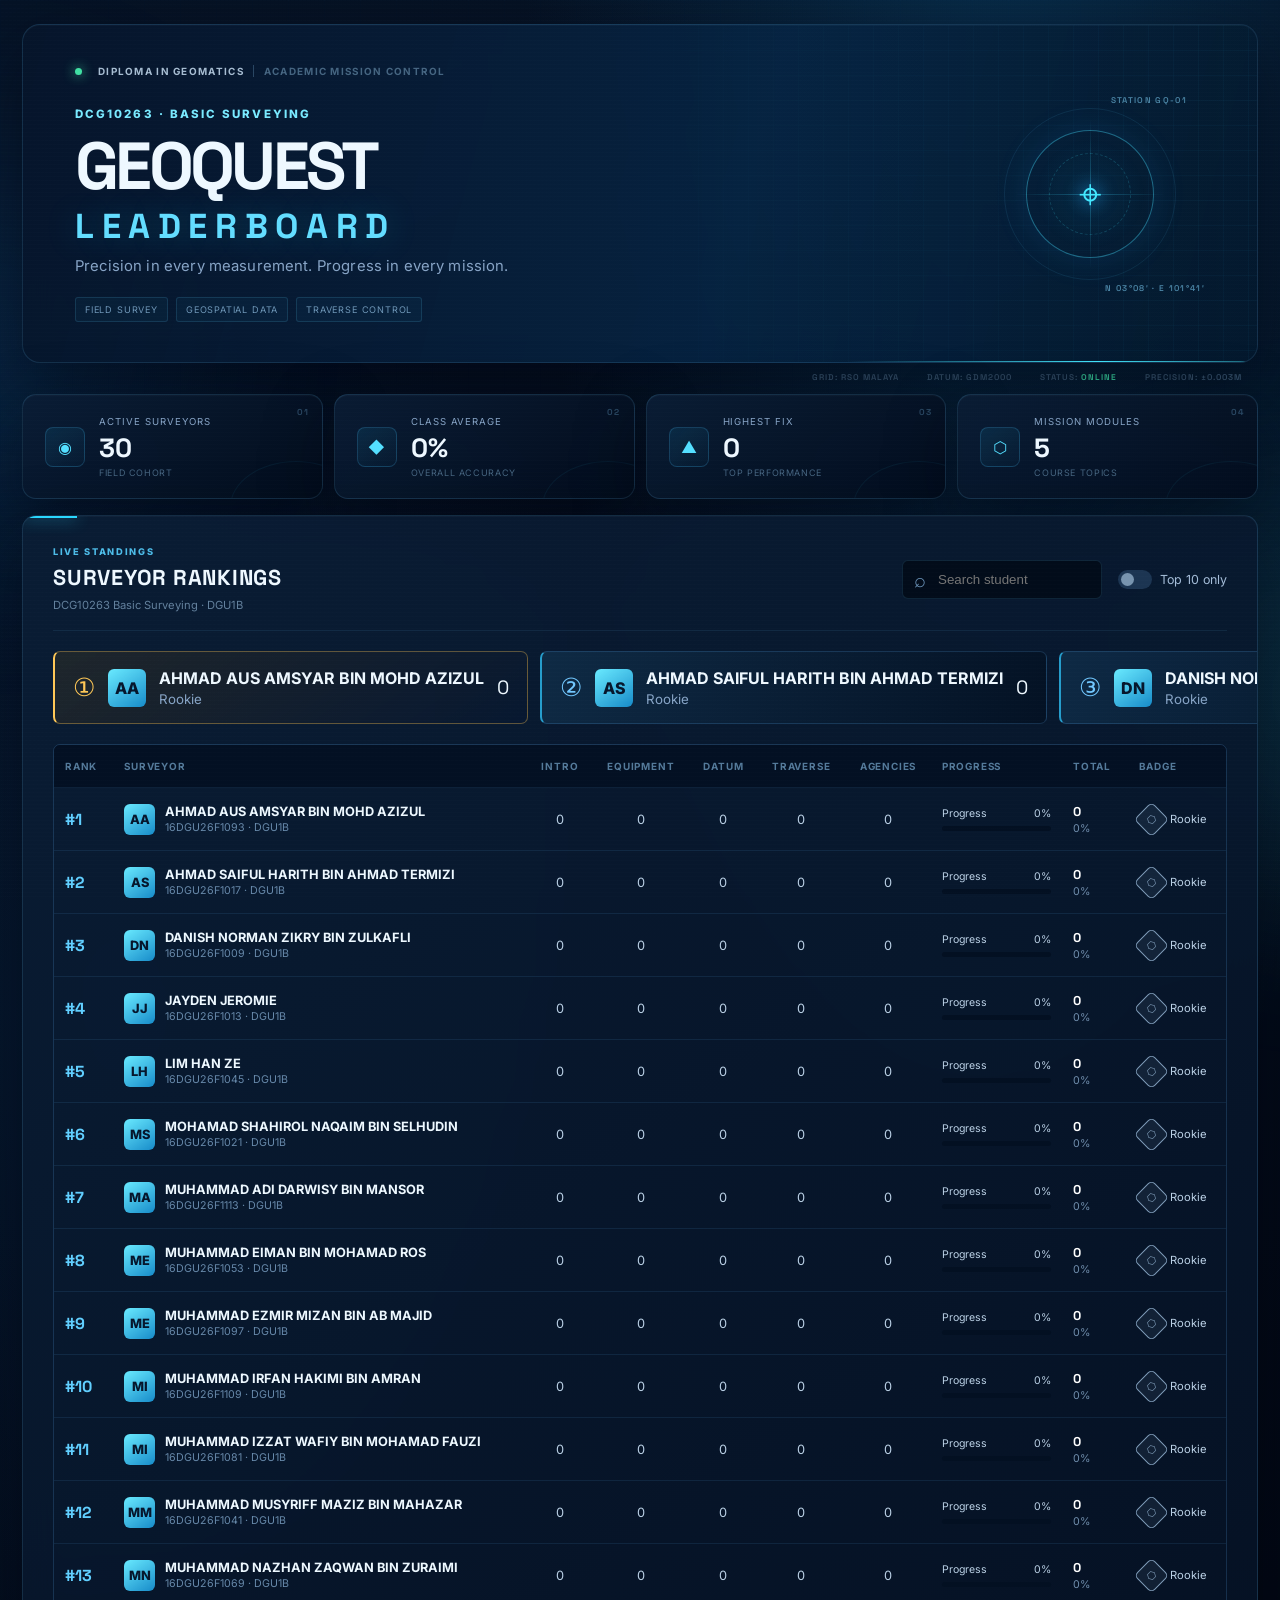
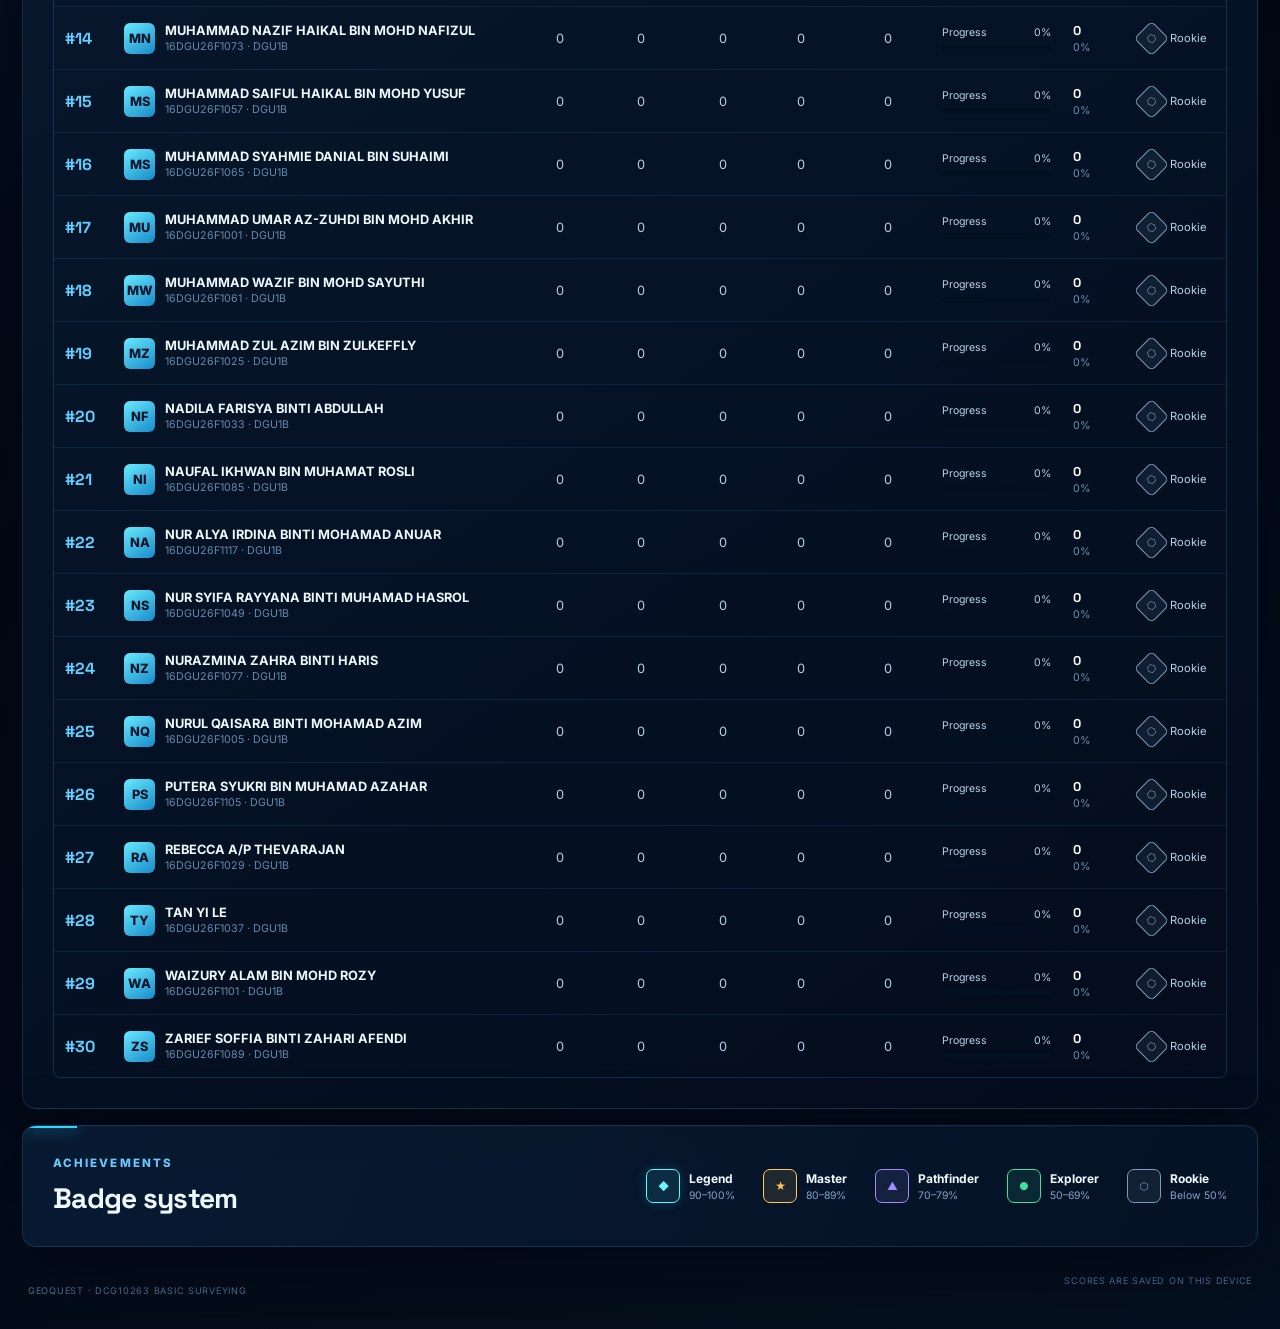
<file: index.html>
<!DOCTYPE html>
<html lang="en">
<head>
  <meta charset="UTF-8">
  <meta name="viewport" content="width=device-width, initial-scale=1.0">
  <meta name="theme-color" content="#07152f">
  <title>GeoQuest Leaderboard | DCG10263 Basic Surveying</title>
  <meta name="description" content="A gamified leaderboard for DCG10263 Basic Surveying.">
  <link rel="stylesheet" href="style.css">
</head>
<body data-page="student">
  <div class="ambient ambient-one"></div>
  <div class="ambient ambient-two"></div>

  <main class="app-shell">
    <header class="hero panel">
      <div class="hero-content">
        <div class="course-flag"><span class="signal"></span><span>Diploma in Geomatics</span><i>Academic Mission Control</i></div>
        <p class="eyebrow">DCG10263 · BASIC SURVEYING</p>
        <h1>GeoQuest <span>Leaderboard</span></h1>
        <p class="hero-copy">Precision in every measurement. Progress in every mission.</p>
        <div class="hero-tags" aria-label="Course topics"><span>Field Survey</span><span>Geospatial Data</span><span>Traverse Control</span></div>
      </div>
      <div class="hero-mark" aria-hidden="true">
        <div class="instrument-label">STATION GQ-01</div>
        <div class="orbit"><div class="crosshair"></div><div class="pin">⌖</div></div>
        <div class="coordinates">N 03°08′ · E 101°41′</div>
      </div>
    </header>

    <div class="telemetry" aria-hidden="true"><span>GRID: RSO MALAYA</span><span>DATUM: GDM2000</span><span>STATUS: <b>ONLINE</b></span><span>PRECISION: ±0.003M</span></div>

    <section class="stats-grid" aria-label="Class summary">
      <article class="stat-card panel"><span class="stat-index">01</span><span class="stat-icon">◉</span><div><p>Active Surveyors</p><strong id="studentCount">0</strong><small>field cohort</small></div></article>
      <article class="stat-card panel"><span class="stat-index">02</span><span class="stat-icon">◆</span><div><p>Class Average</p><strong id="classAverage">0%</strong><small>overall accuracy</small></div></article>
      <article class="stat-card panel"><span class="stat-index">03</span><span class="stat-icon">▲</span><div><p>Highest Fix</p><strong id="topScore">0</strong><small>top performance</small></div></article>
      <article class="stat-card panel"><span class="stat-index">04</span><span class="stat-icon">⬡</span><div><p>Mission Modules</p><strong>5</strong><small>course topics</small></div></article>
    </section>

    <section class="leaderboard-section panel">
      <div class="section-heading board-tools">
        <div><p class="eyebrow">LIVE STANDINGS</p><h2>Surveyor rankings</h2><p class="section-note">DCG10263 Basic Surveying · DGU1B</p></div>
        <div class="controls">
          <label class="search"><span aria-hidden="true">⌕</span><input id="searchInput" type="search" placeholder="Search student" aria-label="Search student"></label>
          <label class="switch"><input id="topTenToggle" type="checkbox"><span></span> Top 10 only</label>
        </div>
      </div>

      <div id="podium" class="podium" aria-label="Top three students"></div>

      <div class="table-wrap">
        <table>
          <thead><tr><th>Rank</th><th>Surveyor</th><th title="Introduction to Surveying">Intro</th><th title="Survey Equipment">Equipment</th><th title="Datum and Coordinates">Datum</th><th title="Traverse">Traverse</th><th title="Land and Survey Agencies">Agencies</th><th>Progress</th><th>Total</th><th>Badge</th></tr></thead>
          <tbody id="leaderboardBody"></tbody>
        </table>
        <p id="emptyState" class="empty-state" hidden>No surveyors match your search.</p>
      </div>
    </section>

    <section class="badge-guide panel">
      <div><p class="eyebrow">ACHIEVEMENTS</p><h2>Badge system</h2></div>
      <div class="badge-list">
        <div><span class="badge badge-legend">◆</span><p><strong>Legend</strong><small>90–100%</small></p></div>
        <div><span class="badge badge-master">★</span><p><strong>Master</strong><small>80–89%</small></p></div>
        <div><span class="badge badge-pathfinder">▲</span><p><strong>Pathfinder</strong><small>70–79%</small></p></div>
        <div><span class="badge badge-explorer">●</span><p><strong>Explorer</strong><small>50–69%</small></p></div>
        <div><span class="badge badge-rookie">⬡</span><p><strong>Rookie</strong><small>Below 50%</small></p></div>
      </div>
    </section>

    <footer><p>GeoQuest · DCG10263 Basic Surveying</p><span>Scores are saved on this device</span></footer>
  </main>

  <div id="toast" class="toast" role="status" aria-live="polite"></div>
  <script src="script.js"></script>
</body>
</html>
</file>
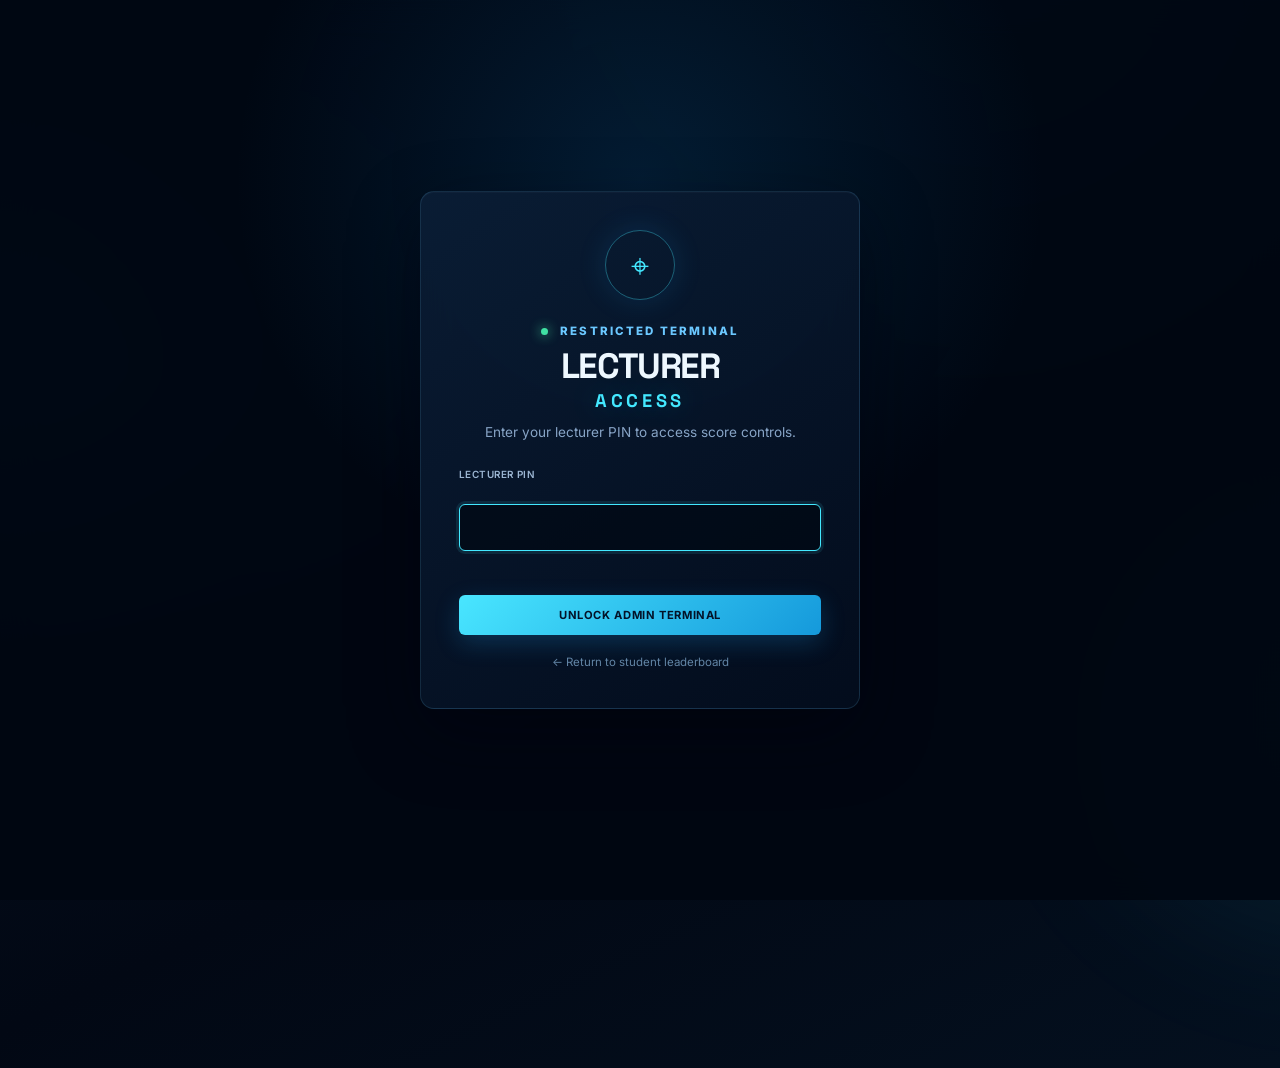
<file: admin.html>
<!DOCTYPE html>
<html lang="en">
<head>
  <meta charset="UTF-8">
  <meta name="viewport" content="width=device-width, initial-scale=1.0">
  <meta name="theme-color" content="#07152f">
  <title>GeoQuest Lecturer Admin | DCG10263</title>
  <meta name="description" content="Lecturer score administration for GeoQuest DCG10263 Basic Surveying.">
  <link rel="stylesheet" href="style.css">
</head>
<body data-page="admin" class="admin-page locked">
  <div class="ambient ambient-one"></div>
  <div class="ambient ambient-two"></div>

  <div id="pinGate" class="pin-gate">
    <form id="pinForm" class="pin-card panel" autocomplete="off">
      <div class="login-emblem" aria-hidden="true">⌖</div>
      <p class="eyebrow"><span class="signal"></span> RESTRICTED TERMINAL</p>
      <h1>Lecturer <span>Access</span></h1>
      <p class="login-copy">Enter your lecturer PIN to access score controls.</p>
      <label class="field"><span>Lecturer PIN</span><input id="pinInput" type="password" inputmode="numeric" pattern="[0-9]*" maxlength="10" required autofocus aria-describedby="pinError"></label>
      <p id="pinError" class="pin-error" role="alert"></p>
      <button class="primary-btn login-btn" type="submit">Unlock admin terminal</button>
      <a class="back-link" href="index.html">← Return to student leaderboard</a>
    </form>
  </div>

  <main id="adminApp" class="app-shell admin-app" aria-hidden="true">
    <header class="hero panel admin-hero">
      <div class="hero-content">
        <div class="course-flag"><span class="signal"></span><span>Diploma in Geomatics</span><i>Lecturer Administration</i></div>
        <p class="eyebrow">DCG10263 · BASIC SURVEYING</p>
        <h1>GeoQuest <span>Score Control</span></h1>
        <p class="hero-copy">Manage DGU1B assessment scores from one secure terminal.</p>
      </div>
      <div class="admin-header-actions"><span class="access-status"><i></i> AUTHENTICATED</span><button id="logoutButton" class="ghost-btn" type="button">Logout</button></div>
    </header>

    <div class="telemetry" aria-hidden="true"><span>ACCESS: LECTURER</span><span>CLASS: DGU1B</span><span>STATUS: <b>ONLINE</b></span><span>MODULES: 05</span></div>

    <section class="stats-grid" aria-label="Class summary">
      <article class="stat-card panel"><span class="stat-index">01</span><span class="stat-icon">◉</span><div><p>Active Students</p><strong id="studentCount">0</strong><small>DGU1B roster</small></div></article>
      <article class="stat-card panel"><span class="stat-index">02</span><span class="stat-icon">◆</span><div><p>Class Average</p><strong id="classAverage">0%</strong><small>overall accuracy</small></div></article>
      <article class="stat-card panel"><span class="stat-index">03</span><span class="stat-icon">▲</span><div><p>Highest Score</p><strong id="topScore">0</strong><small>top performance</small></div></article>
      <article class="stat-card panel"><span class="stat-index">04</span><span class="stat-icon">⬡</span><div><p>Mission Modules</p><strong>5</strong><small>course topics</small></div></article>
    </section>

    <section class="panel score-entry">
      <div class="section-heading">
        <div><p class="eyebrow">SCORE TERMINAL</p><h2>Update student score</h2></div>
        <a class="ghost-btn button-link" href="index.html">View leaderboard</a>
      </div>
      <form id="scoreForm">
        <div class="form-grid">
          <label class="field student-field"><span>Student name</span><select id="studentName" required><option value="">Select a student</option></select></label>
          <label class="field"><span>Introduction to Surveying</span><input class="score-input" id="topic1" type="number" min="0" max="20" value="0" required><small>/ 20</small></label>
          <label class="field"><span>Survey Equipment</span><input class="score-input" id="topic2" type="number" min="0" max="20" value="0" required><small>/ 20</small></label>
          <label class="field"><span>Datum and Coordinates</span><input class="score-input" id="topic3" type="number" min="0" max="20" value="0" required><small>/ 20</small></label>
          <label class="field"><span>Traverse</span><input class="score-input" id="topic4" type="number" min="0" max="20" value="0" required><small>/ 20</small></label>
          <label class="field"><span>Land and Survey Agencies</span><input class="score-input" id="topic5" type="number" min="0" max="20" value="0" required><small>/ 20</small></label>
        </div>
        <div class="form-footer admin-form-footer">
          <div class="live-total"><span>Projected total</span><strong><span id="previewTotal">0</span> / 100</strong><div class="mini-track"><i id="previewBar"></i></div></div>
          <div class="admin-buttons"><button class="danger-btn" id="resetSelected" type="button">Reset selected student</button><button class="danger-btn danger-all" id="resetAll" type="button">Reset all scores</button><button class="primary-btn" id="submitButton" type="submit">Update score</button></div>
        </div>
      </form>
    </section>

    <section class="leaderboard-section panel admin-roster">
      <div class="section-heading board-tools"><div><p class="eyebrow">LIVE DATA</p><h2>Current class standings</h2></div><label class="search"><span aria-hidden="true">⌕</span><input id="searchInput" type="search" placeholder="Search student" aria-label="Search student"></label></div>
      <div class="table-wrap"><table><thead><tr><th>Rank</th><th>Student</th><th>Intro</th><th>Equipment</th><th>Datum</th><th>Traverse</th><th>Agencies</th><th>Progress</th><th>Total</th><th>Badge</th></tr></thead><tbody id="leaderboardBody"></tbody></table><p id="emptyState" class="empty-state" hidden>No students match your search.</p></div>
    </section>

    <footer><p>GeoQuest · Lecturer Administration</p><span>Scores are saved on this device</span></footer>
  </main>
  <div id="toast" class="toast" role="status" aria-live="polite"></div>
  <script src="script.js"></script>
</body>
</html>
</file>
<file: style.css>
@import url('https://fonts.googleapis.com/css2?family=Inter:wght@400;500;600;700;800&family=Space+Grotesk:wght@600;700&display=swap');

:root{--bg:#041025;--panel:rgba(9,29,61,.78);--line:rgba(100,181,255,.18);--text:#eef8ff;--muted:#87a4c6;--blue:#21a6ff;--cyan:#43e8ff;--navy:#071a38;--green:#40e0a3;--gold:#ffc857;--danger:#ff6884;--shadow:0 18px 50px rgba(0,4,18,.36)}
*{box-sizing:border-box}
html{scroll-behavior:smooth}
body{margin:0;min-height:100vh;color:var(--text);font-family:Inter,system-ui,sans-serif;background:radial-gradient(circle at 50% -10%,#123d75 0,#07162f 36%,#030b1b 100%);overflow-x:hidden}
body:before{content:"";position:fixed;inset:0;pointer-events:none;opacity:.25;background-image:linear-gradient(rgba(65,162,255,.04) 1px,transparent 1px),linear-gradient(90deg,rgba(65,162,255,.04) 1px,transparent 1px);background-size:36px 36px;mask-image:linear-gradient(to bottom,black,transparent 80%)}
.ambient{position:fixed;width:400px;height:400px;border-radius:50%;filter:blur(100px);opacity:.12;pointer-events:none}.ambient-one{background:#1c9cff;top:15%;left:-220px}.ambient-two{background:#38e2ff;right:-250px;top:55%}
.app-shell{width:min(1400px,calc(100% - 32px));margin:auto;padding:32px 0 24px;position:relative}
.panel{background:linear-gradient(145deg,rgba(12,38,77,.92),rgba(5,20,45,.88));border:1px solid var(--line);box-shadow:var(--shadow);backdrop-filter:blur(16px);border-radius:20px}
.hero{padding:35px 42px;display:flex;align-items:center;justify-content:space-between;overflow:hidden;position:relative}.hero:after{content:"";position:absolute;width:500px;height:1px;background:linear-gradient(90deg,transparent,var(--cyan),transparent);right:-90px;bottom:0}
.eyebrow{font-size:.72rem;font-weight:800;letter-spacing:.18em;color:#6bc8ff;margin:0 0 10px;text-transform:uppercase}.signal{display:inline-block;width:7px;height:7px;border-radius:50%;background:var(--green);box-shadow:0 0 12px var(--green);margin-right:7px}
h1,h2{font-family:"Space Grotesk",Inter,sans-serif;margin:0}h1{font-size:clamp(2.1rem,5vw,4rem);line-height:1;letter-spacing:-.045em}h1 span{color:var(--cyan);text-shadow:0 0 30px rgba(67,232,255,.3)}h2{font-size:clamp(1.3rem,2.2vw,1.8rem);letter-spacing:-.025em}.hero-copy{color:var(--muted);margin:14px 0 0;font-size:1rem}
.hero-mark{width:140px;height:110px;display:grid;place-items:center}.orbit{width:88px;height:88px;border:1px solid rgba(67,232,255,.35);border-radius:50%;display:grid;place-items:center;position:relative;box-shadow:0 0 35px rgba(33,166,255,.12)}.orbit:before,.orbit:after{content:"";position:absolute;border-radius:50%;border:1px dashed rgba(67,232,255,.18)}.orbit:before{inset:-16px}.orbit:after{inset:13px}.pin{font-size:2.3rem;color:var(--cyan);filter:drop-shadow(0 0 9px var(--blue))}
.stats-grid{display:grid;grid-template-columns:repeat(4,1fr);gap:14px;margin:16px 0}.stat-card{display:flex;align-items:center;gap:14px;padding:20px 22px}.stat-card p{margin:0 0 4px;color:var(--muted);font-size:.8rem}.stat-card strong{font-family:"Space Grotesk";font-size:1.55rem}.stat-icon{width:40px;height:40px;display:grid;place-items:center;border-radius:12px;background:rgba(33,166,255,.12);border:1px solid rgba(74,193,255,.2);color:var(--cyan)}
.score-entry,.leaderboard-section,.badge-guide{padding:26px;margin-top:16px}.section-heading{display:flex;justify-content:space-between;align-items:center;gap:20px;margin-bottom:22px}.form-grid{display:grid;grid-template-columns:1.5fr repeat(5,1fr);gap:12px}.field{position:relative;display:flex;flex-direction:column;gap:8px}.field span{min-height:28px;color:#9bb5d2;font-size:.71rem;line-height:1.25;font-weight:600}.field input,.search input{width:100%;border:1px solid rgba(101,181,255,.2);background:rgba(2,13,32,.65);color:white;border-radius:10px;outline:none;transition:.2s}.field input{height:44px;padding:0 40px 0 13px;font-weight:700}.student-field input{padding-right:13px}.field input:focus,.search input:focus{border-color:var(--cyan);box-shadow:0 0 0 3px rgba(67,232,255,.1)}.field small{position:absolute;right:11px;bottom:15px;color:#5d7e9f;font-size:.66rem}.form-footer{margin-top:20px;padding-top:18px;border-top:1px solid var(--line);display:flex;align-items:center;justify-content:space-between}.live-total{min-width:230px;display:grid;grid-template-columns:1fr auto;gap:7px 15px}.live-total>span{font-size:.75rem;color:var(--muted)}.live-total strong{font-family:"Space Grotesk"}.mini-track,.progress-track{overflow:hidden;background:#071225;border-radius:99px}.mini-track{height:5px;grid-column:1/-1}.mini-track i,.progress-track i{display:block;height:100%;width:0;background:linear-gradient(90deg,var(--blue),var(--cyan));border-radius:inherit;transition:width .35s ease;box-shadow:0 0 10px var(--blue)}
button{font:inherit}.primary-btn,.ghost-btn{border-radius:10px;padding:11px 16px;cursor:pointer;font-weight:700;transition:.2s}.primary-btn{color:#031328;background:linear-gradient(135deg,var(--cyan),#259bff);border:0;box-shadow:0 8px 25px rgba(33,166,255,.22)}.primary-btn:hover{transform:translateY(-2px);box-shadow:0 12px 30px rgba(33,166,255,.33)}.ghost-btn{background:rgba(33,166,255,.07);border:1px solid var(--line);color:#9fd6ff}.ghost-btn:hover{background:rgba(33,166,255,.14)}
.board-tools{margin-bottom:10px}.controls{display:flex;align-items:center;gap:16px}.search{position:relative}.search span{position:absolute;left:12px;top:8px;color:#6c95bb;font-size:1.25rem}.search input{height:39px;width:200px;padding:0 12px 0 35px}.switch{display:flex;align-items:center;gap:8px;color:#a4bdd8;font-size:.78rem;cursor:pointer}.switch input{position:absolute;opacity:0}.switch span{width:34px;height:19px;border-radius:99px;background:#1c3552;position:relative;transition:.2s}.switch span:after{content:"";position:absolute;width:13px;height:13px;left:3px;top:3px;border-radius:50%;background:#7894af;transition:.2s}.switch input:checked+span{background:#148dc8}.switch input:checked+span:after{transform:translateX(15px);background:white}
.podium{display:grid;grid-template-columns:repeat(3,1fr);gap:12px;margin:20px 0}.podium-card{padding:16px 18px;border:1px solid var(--line);border-radius:14px;background:linear-gradient(145deg,rgba(17,49,90,.58),rgba(7,24,50,.7));display:flex;align-items:center;gap:13px}.podium-card:first-child{border-color:rgba(255,200,87,.34);background:linear-gradient(145deg,rgba(104,76,18,.23),rgba(7,24,50,.7))}.podium-rank{font-family:"Space Grotesk";font-size:1.55rem;color:#72c8ff}.podium-card:first-child .podium-rank{color:var(--gold)}.avatar{width:38px;height:38px;flex:none;border-radius:12px;display:grid;place-items:center;font-weight:800;color:#06162c;background:linear-gradient(135deg,#51e7ff,#2c8cff)}.podium-info{min-width:0}.podium-info strong,.podium-info small{display:block;white-space:nowrap;overflow:hidden;text-overflow:ellipsis}.podium-info small{color:var(--muted);margin-top:3px}.podium-score{margin-left:auto;font-family:"Space Grotesk";font-size:1.2rem}
.table-wrap{overflow-x:auto;border:1px solid var(--line);border-radius:14px}table{width:100%;border-collapse:collapse;min-width:1080px}th{text-align:left;padding:13px 11px;background:rgba(3,16,38,.8);color:#7494b7;text-transform:uppercase;letter-spacing:.08em;font-size:.62rem}td{padding:13px 11px;border-top:1px solid rgba(100,181,255,.1);font-size:.8rem;color:#bad0e5}tbody tr{transition:.2s}tbody tr:hover{background:rgba(44,150,255,.055)}td:nth-child(n+3):nth-child(-n+7),th:nth-child(n+3):nth-child(-n+7){text-align:center}.rank{font-family:"Space Grotesk";font-weight:700;color:#61cfff;font-size:1rem}.student-cell{display:flex;align-items:center;gap:10px;min-width:150px}.student-cell strong{display:block;color:#edf8ff}.student-cell small{color:#6789aa}.table-avatar{width:31px;height:31px;border-radius:9px}.progress-cell{min-width:120px}.progress-label{display:flex;justify-content:space-between;margin-bottom:6px;font-size:.66rem}.progress-track{height:5px}.total-cell strong{display:block;color:white;font-family:"Space Grotesk"}.total-cell small{color:#718fae}.badge{display:inline-grid;place-items:center;width:25px;height:25px;border-radius:50%;font-size:.67rem;border:1px solid currentColor}.badge-name{margin-left:6px;font-size:.7rem}.badge-legend{color:#67f5ff;background:rgba(67,232,255,.1);box-shadow:0 0 12px rgba(67,232,255,.18)}.badge-master{color:#ffc857;background:rgba(255,200,87,.1)}.badge-pathfinder{color:#a38cff;background:rgba(163,140,255,.1)}.badge-explorer{color:#40e0a3;background:rgba(64,224,163,.1)}.badge-rookie{color:#7e9bb8;background:rgba(126,155,184,.1)}.action-btn{border:0;background:transparent;color:#6585a4;cursor:pointer;padding:5px}.action-btn:hover{color:var(--cyan)}.delete-btn:hover{color:var(--danger)}.empty-state{text-align:center;color:var(--muted);padding:35px}.sr-only{position:absolute;width:1px;height:1px;padding:0;margin:-1px;overflow:hidden;clip:rect(0,0,0,0);white-space:nowrap;border:0}
.badge-guide{display:flex;align-items:center;justify-content:space-between;gap:30px}.badge-list{display:flex;gap:28px;flex-wrap:wrap}.badge-list>div{display:flex;align-items:center;gap:9px}.badge-list .badge{width:34px;height:34px}.badge-list p{margin:0}.badge-list strong,.badge-list small{display:block}.badge-list strong{font-size:.75rem}.badge-list small{color:var(--muted);font-size:.65rem;margin-top:3px}footer{display:flex;justify-content:space-between;padding:22px 6px 0;color:#577696;font-size:.72rem}.toast{position:fixed;right:24px;bottom:24px;transform:translateY(30px);opacity:0;background:#0b294e;border:1px solid #23679c;color:#dff7ff;border-radius:11px;padding:12px 17px;box-shadow:var(--shadow);font-size:.82rem;transition:.3s;z-index:5}.toast.show{transform:translateY(0);opacity:1}
@media(max-width:1050px){.form-grid{grid-template-columns:repeat(3,1fr)}.student-field{grid-column:span 3}.stats-grid{grid-template-columns:repeat(2,1fr)}.badge-guide{align-items:flex-start;flex-direction:column}.podium{grid-template-columns:1fr}}
@media(max-width:680px){.app-shell{width:min(100% - 20px,1400px);padding-top:10px}.hero{padding:27px 22px}.hero-mark{display:none}.stats-grid{gap:9px;margin:10px 0}.stat-card{padding:15px;gap:10px}.stat-card strong{font-size:1.25rem}.stat-icon{width:34px;height:34px}.score-entry,.leaderboard-section,.badge-guide{padding:18px;margin-top:10px;border-radius:15px}.section-heading,.board-tools{align-items:flex-start;flex-direction:column}.ghost-btn{width:100%}.form-grid{grid-template-columns:repeat(2,1fr)}.student-field{grid-column:span 2}.field span{min-height:34px}.form-footer{align-items:stretch;flex-direction:column;gap:18px}.primary-btn{width:100%}.controls{width:100%;justify-content:space-between}.search{flex:1}.search input{width:100%}.podium{display:none}.badge-list{display:grid;grid-template-columns:repeat(2,1fr);gap:17px;width:100%}footer{flex-direction:column;gap:5px}.toast{left:15px;right:15px;text-align:center}}
@media(prefers-reduced-motion:reduce){*{scroll-behavior:auto!important;transition:none!important}}

.field select{width:100%;height:44px;padding:0 38px 0 13px;border:1px solid rgba(101,181,255,.2);background:rgba(2,13,32,.65);color:#dff5ff;border-radius:10px;outline:none;cursor:pointer;font-weight:700;transition:.2s}.field select:focus{border-color:var(--cyan);box-shadow:0 0 0 3px rgba(67,232,255,.1)}.field select option{background:#071a38;color:#eef8ff}

/* Geomatics professional interface refinements */
:root{--electric:#29d7ff;--deep:#020814;--steel:#7892ad}
body{background:radial-gradient(ellipse at 78% -8%,rgba(13,105,161,.33),transparent 34%),radial-gradient(ellipse at 10% 35%,rgba(10,72,129,.2),transparent 32%),linear-gradient(155deg,#061326 0%,#020814 62%,#04101f 100%)}
body:after{content:"";position:fixed;inset:0;pointer-events:none;opacity:.022;background:repeating-linear-gradient(0deg,transparent 0,transparent 3px,#fff 4px);z-index:20}
.app-shell{width:min(1440px,calc(100% - 44px));padding-top:24px}
.panel{background:linear-gradient(145deg,rgba(10,29,53,.94),rgba(3,13,29,.94));border-color:rgba(103,193,240,.16);box-shadow:0 24px 70px rgba(0,3,12,.46),inset 0 1px 0 rgba(255,255,255,.025);border-radius:14px}
.panel:where(.score-entry,.leaderboard-section,.badge-guide){position:relative;overflow:hidden}.panel:where(.score-entry,.leaderboard-section,.badge-guide):before{content:"";position:absolute;left:0;top:0;width:54px;height:2px;background:var(--electric);box-shadow:0 0 15px var(--electric)}
.hero{min-height:270px;padding:40px 52px;border-radius:18px;background:linear-gradient(105deg,rgba(6,21,43,.98) 0%,rgba(7,35,65,.92) 58%,rgba(3,18,38,.98) 100%)}
.hero:before{content:"";position:absolute;inset:0;background:linear-gradient(90deg,transparent 50%,rgba(41,215,255,.035) 50%),linear-gradient(rgba(41,215,255,.035) 1px,transparent 1px),linear-gradient(90deg,rgba(41,215,255,.035) 1px,transparent 1px);background-size:100% 100%,25px 25px,25px 25px;mask-image:linear-gradient(90deg,transparent 46%,black);pointer-events:none}
.hero-content{position:relative;z-index:1}.course-flag{display:flex;align-items:center;gap:9px;margin-bottom:30px;color:#a7bdd2;text-transform:uppercase;letter-spacing:.13em;font-size:.62rem;font-weight:700}.course-flag i{font-style:normal;color:#456581;border-left:1px solid #294663;padding-left:10px}.hero .eyebrow{margin-bottom:12px;color:#79e9ff}.hero h1{max-width:820px;font-size:clamp(2.5rem,5.2vw,4.8rem);text-transform:uppercase;letter-spacing:-.055em}.hero h1 span{display:block;font-size:.52em;letter-spacing:.22em;margin-top:9px;color:#63ddff;text-shadow:0 0 32px rgba(41,215,255,.25)}.hero-copy{font-size:.93rem;letter-spacing:.01em}.hero-tags{display:flex;gap:8px;margin-top:22px}.hero-tags span{padding:6px 9px;border:1px solid rgba(91,190,235,.16);background:rgba(26,113,157,.08);color:#6f97b8;border-radius:3px;font-size:.57rem;letter-spacing:.09em;text-transform:uppercase}
.hero-mark{width:230px;height:200px;flex:none;position:relative}.instrument-label,.coordinates{position:absolute;color:#4b85a5;font:600 .52rem/1.2 "Space Grotesk";letter-spacing:.16em}.instrument-label{top:2px;right:18px}.coordinates{bottom:0;right:0}.orbit{width:128px;height:128px;border-color:rgba(69,221,255,.4);background:radial-gradient(circle,rgba(28,190,234,.08),transparent 62%)}.orbit:before{inset:-23px;border-style:solid;border-color:rgba(70,172,212,.12)}.orbit:after{inset:22px}.orbit .pin{font-size:2.5rem}.crosshair{position:absolute;inset:-12px}.crosshair:before,.crosshair:after{content:"";position:absolute;background:linear-gradient(90deg,transparent,rgba(57,200,236,.33),transparent)}.crosshair:before{left:0;right:0;top:50%;height:1px}.crosshair:after{top:0;bottom:0;left:50%;width:1px;background:linear-gradient(transparent,rgba(57,200,236,.33),transparent)}
.telemetry{display:flex;align-items:center;justify-content:flex-end;gap:28px;padding:10px 16px 0;color:#3f607d;font:600 .52rem/1 "Space Grotesk";letter-spacing:.12em}.telemetry b{color:#3de5ae;font-weight:700}
.stats-grid{gap:11px;margin-top:13px}.stat-card{min-height:105px;position:relative;overflow:hidden;padding:20px 22px}.stat-card:after{content:"";position:absolute;right:-40px;bottom:-55px;width:130px;height:90px;border:1px solid rgba(44,195,240,.07);border-radius:50%}.stat-index{position:absolute;top:11px;right:13px;color:#294762;font:700 .54rem "Space Grotesk";letter-spacing:.13em}.stat-card .stat-icon{border-radius:8px;background:linear-gradient(145deg,rgba(24,152,201,.14),rgba(14,64,99,.08));color:#54dfff}.stat-card p{text-transform:uppercase;letter-spacing:.1em;font-size:.6rem}.stat-card strong{font-size:1.65rem}.stat-card small{display:block;color:#476682;font-size:.56rem;margin-top:2px;text-transform:uppercase;letter-spacing:.07em}
.score-entry,.leaderboard-section,.badge-guide{padding:30px}.section-heading{border-bottom:1px solid rgba(95,172,213,.11);padding-bottom:18px}.section-heading h2{text-transform:uppercase;font-size:1.35rem;letter-spacing:.035em}.section-heading .eyebrow{font-size:.58rem;margin-bottom:7px;color:#4dbce8}.field span{text-transform:uppercase;letter-spacing:.045em;font-size:.62rem}.field input,.search input{border-radius:6px;background:rgba(1,9,20,.72);border-color:rgba(85,168,210,.16)}.field input{height:47px}.primary-btn,.ghost-btn{border-radius:6px;text-transform:uppercase;letter-spacing:.055em;font-size:.7rem}.primary-btn{padding-inline:22px;background:linear-gradient(135deg,#49e6ff,#1599db)}
.podium-card{border-radius:7px;border-left:2px solid #269dcc;background:linear-gradient(110deg,rgba(17,49,78,.72),rgba(3,16,33,.72))}.podium-card:first-child{border-left-color:#ffc857}.avatar{border-radius:6px;background:linear-gradient(145deg,#69eaff,#178bc9)}.table-wrap{border-radius:7px}th{padding-block:15px;background:#031023;color:#547a9a}td{padding-block:15px}.progress-track{background:#031022}.badge{border-radius:5px;transform:rotate(45deg)}.badge-name{display:inline-block}.badge-list .badge{border-radius:7px}.badge-list .badge,.badge-list .badge+*{transform:none}.action-btn{font-size:1rem}
.badge-guide{background:linear-gradient(110deg,rgba(8,27,51,.96),rgba(5,18,37,.96))}footer{text-transform:uppercase;letter-spacing:.08em;font-size:.57rem;padding-top:28px}
@media(max-width:680px){.app-shell{width:min(100% - 18px,1440px)}.hero{min-height:300px;padding:28px 23px}.hero h1{font-size:2.55rem}.hero h1 span{font-size:.43em;letter-spacing:.13em}.course-flag{margin-bottom:25px}.course-flag i{display:none}.hero-tags{flex-wrap:wrap}.telemetry{justify-content:space-between;gap:8px;overflow:hidden;padding-inline:4px}.telemetry span:nth-child(2),.telemetry span:nth-child(4){display:none}.score-entry,.leaderboard-section,.badge-guide{padding:20px}.stat-card{min-height:94px;padding:14px}.stat-card .stat-icon{display:none}.stat-card strong{font-size:1.45rem}.section-heading h2{font-size:1.15rem}}

/* Easy inline student editing */
.section-note{margin:7px 0 0;color:#63819d;font-size:.7rem}.section-note strong{color:#82dff8}
.row-actions{white-space:nowrap;min-width:132px}.row-btn{border:1px solid rgba(86,176,218,.2);border-radius:5px;background:rgba(19,91,126,.12);color:#82cce9;padding:6px 9px;margin:2px;cursor:pointer;text-transform:uppercase;letter-spacing:.04em;font-size:.58rem;font-weight:800;transition:.2s}.row-btn:hover{border-color:#43d8ff;background:rgba(36,174,216,.15);color:#dffaff}.delete-row{color:#bd7482;border-color:rgba(255,104,132,.15);background:rgba(139,39,61,.08)}.delete-row:hover{color:#ff8ea2;border-color:#ff6884;background:rgba(255,104,132,.1)}.save-row{color:#02141d;background:linear-gradient(135deg,#55eac6,#3bc6ed);border-color:transparent}.save-row:hover{color:#02141d}.cancel-row{color:#93a8b9}
.editing-row{background:rgba(24,151,191,.075);box-shadow:inset 3px 0 0 #39d7f7}.editing-row td{padding-top:11px;padding-bottom:11px}.inline-field{display:block;position:relative}.inline-field input{width:100%;height:38px;border:1px solid rgba(59,215,247,.42);border-radius:5px;background:#031326;color:#ecfbff;padding:0 9px;outline:none;font:700 .74rem Inter,sans-serif;box-shadow:0 0 0 2px rgba(59,215,247,.04)}.inline-field input:focus{border-color:#5ae7ff;box-shadow:0 0 0 3px rgba(59,215,247,.12)}.inline-name{min-width:160px}.score-edit{min-width:64px}.score-edit input{padding-right:24px;text-align:center}.score-edit small{position:absolute;right:5px;top:14px;color:#53778e;font-size:.48rem}.edit-guidance{text-align:left!important;min-width:170px}.edit-guidance strong,.edit-guidance small{display:block}.edit-guidance strong{color:#56dff8;text-transform:uppercase;letter-spacing:.08em;font-size:.65rem}.edit-guidance small{color:#66869e;margin-top:4px;font-size:.6rem}

/* Lecturer admin */
.pin-gate{position:fixed;inset:0;z-index:30;display:grid;place-items:center;padding:20px;background:radial-gradient(circle at 50% 20%,rgba(13,91,148,.26),transparent 42%),rgba(1,7,17,.94);backdrop-filter:blur(18px)}.pin-gate[hidden]{display:none}.pin-card{width:min(440px,100%);padding:38px;text-align:center}.pin-card h1{font-size:2.2rem;text-transform:uppercase}.pin-card h1 span{display:block;font-size:.52em;letter-spacing:.2em;margin-top:8px}.pin-card .field{text-align:left;margin:28px 0 16px}.login-emblem{width:70px;height:70px;display:grid;place-items:center;margin:0 auto 24px;border:1px solid rgba(67,232,255,.35);border-radius:50%;color:var(--cyan);font-size:2rem;box-shadow:0 0 30px rgba(33,166,255,.14)}.login-copy{color:var(--muted);font-size:.85rem}.login-btn{width:100%;padding:13px}.pin-error{min-height:20px;margin:0 0 8px;color:#ff8298;font-size:.76rem}.back-link{display:inline-block;margin-top:20px;color:#6285a6;text-decoration:none;font-size:.72rem}.back-link:hover{color:var(--cyan)}.locked{overflow:hidden}.admin-app[aria-hidden="true"]{visibility:hidden}.admin-hero{min-height:220px}.admin-header-actions{position:relative;z-index:2;display:flex;align-items:center;gap:14px}.access-status{color:#70dab9;font:700 .56rem "Space Grotesk";letter-spacing:.12em}.access-status i{display:inline-block;width:7px;height:7px;margin-right:6px;border-radius:50%;background:#40e0a3;box-shadow:0 0 10px #40e0a3}.button-link{display:inline-block;text-decoration:none}.admin-form-footer{gap:20px}.admin-buttons{display:flex;justify-content:flex-end;gap:9px;flex-wrap:wrap}.danger-btn{padding:10px 13px;border:1px solid rgba(255,104,132,.25);border-radius:6px;background:rgba(255,104,132,.07);color:#ff91a4;cursor:pointer;text-transform:uppercase;letter-spacing:.045em;font-size:.62rem;font-weight:800}.danger-btn:hover{background:rgba(255,104,132,.14);border-color:#ff6884}.danger-all{color:#ffb06d;border-color:rgba(255,160,86,.25);background:rgba(255,160,86,.06)}.admin-roster{margin-bottom:16px}
@media(max-width:800px){.admin-hero{align-items:flex-start;flex-direction:column}.admin-header-actions{width:100%;justify-content:space-between}.admin-form-footer{flex-direction:column;align-items:stretch}.admin-buttons{justify-content:stretch}.admin-buttons button{flex:1}.pin-card{padding:28px 22px}}
</file>
